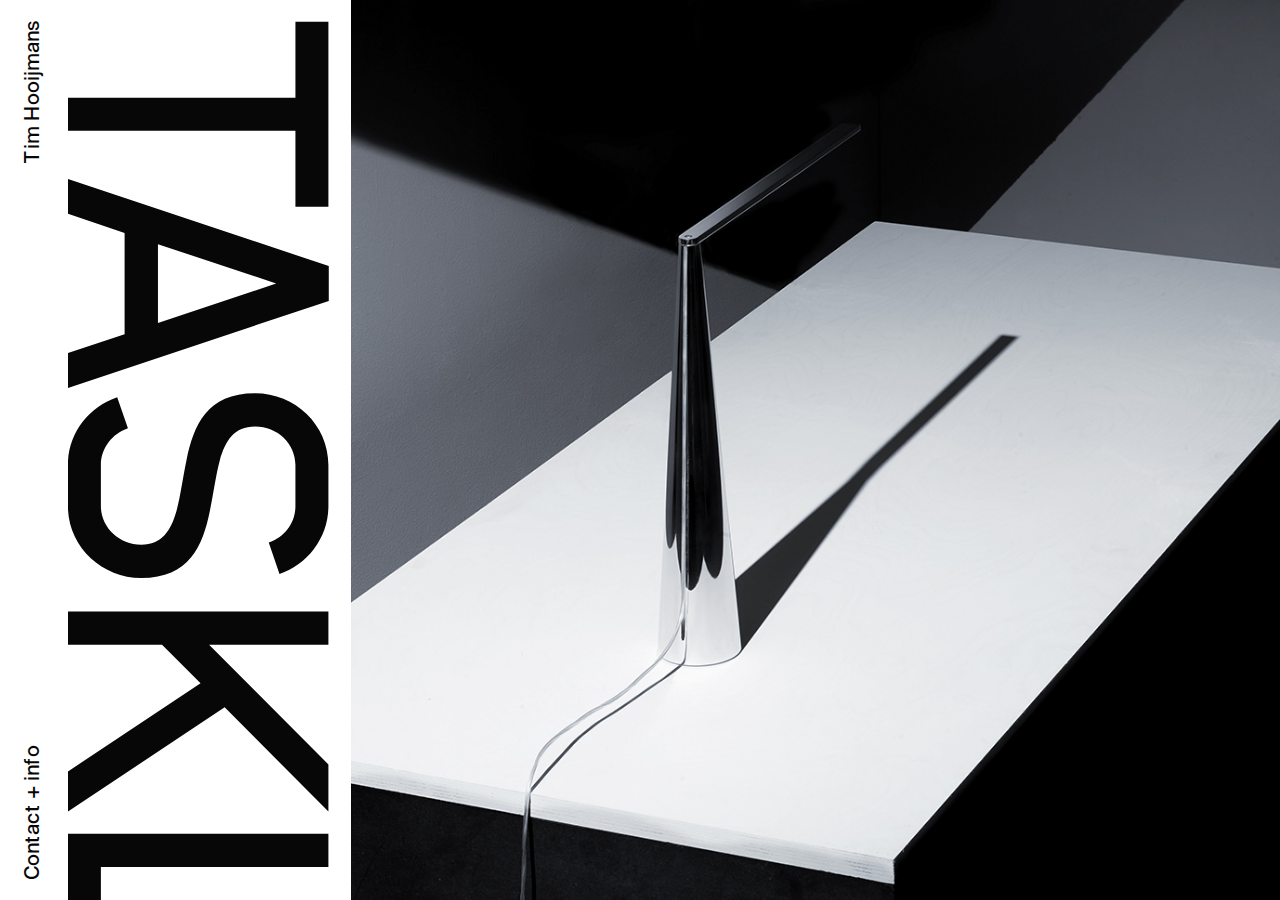
<file: index.html>
<!DOCTYPE html>
<html lang="en">
<head>

  <!-- Open graph tags
  –––––––––––––––––––––––––––––––––––––––––––––––––– -->
  <meta property="og:title" content="Tim Hooijmans" />
  <meta property="og:type" content="website" />
  <meta property="og:url" content="https://timhooijmans.netlify.com" />
  <meta property="og:description" content="I design relentlessly simple objects that celebrate the luxury of less." />
  <meta property="og:image" content="https://timhooijmans.netlify.com/assets/tim.jpg" />

  <!-- Basic Page Needs
  –––––––––––––––––––––––––––––––––––––––––––––––––– -->
  <meta charset="utf-8">
  <title>Tim Hooijmans</title>
  <meta name="Title" content="Tim Hooijmans">
  <meta name="description" content="I design relentlessly simple objects that celebrate the luxury of less.">
  <meta name="author" content="Tim Hooijmans and Kay Hooijmans"> 

  <!-- Mobile Specific Metas
  –––––––––––––––––––––––––––––––––––––––––––––––––– -->
  <meta name="viewport" content="width=device-width, initial-scale=1">
  <meta name="viewport" content="user-scalable=no, width=device-width, initial-scale=1, maximum-scale=1">


  <!-- CSS
  –––––––––––––––––––––––––––––––––––––––––––––––––– --> 
  <link rel="stylesheet" href="css/normalize.css">
  <link rel="stylesheet" href="css/bespoke.css">

  <!-- Javascript
  –––––––––––––––––––––––––––––––––––––––––––––––––– -->
  <script src="javascript/jquery-3.1.1.min.js"></script>
  <script src="javascript/bespoke.js"></script>

  <!-- Favicon
  –––––––––––––––––––––––––––––––––––––––––––––––––– -->
  <link rel="icon" type="image/png" href="favicon.png">

</head>
<body>

  

<!-- Primary Page Layout
-––––––––––––––––––––––––––––––––––––––––––––––––– -->
<div id="images-wrapper">

  <div class="images-cluster">
      <img src="assets/image-tasklight-1.jpg"/>
      <img src="assets/image-tasklight-4.jpg"/>
      <img src="assets/image-tasklight-3.jpg"/>
  </div>

  <div class="images-cluster">
    <img src="assets/tray-wood-1.jpg"/>
    <img src="assets/tray-wood-2.jpg"/>
  </div>

  <div class="images-cluster">
    <img src="assets/altar-wall-2.jpg"/>
    <img src="assets/altar-wall-shine.jpg"/>
  </div>

  <div class="images-cluster">
    <img src="assets/bracelet-packaging.jpg"/>
    <img src="assets/bracelet-detail.jpg"/>
    <img src="assets/bracelet-george.jpg"/>
  </div>

</div>

<div id="titles-wrapper">

    <div class="project-title-wrapper">
      <svg href="#" width="463px" height="71px" viewBox="0 0 463 71" version="1.1" xmlns="http://www.w3.org/2000/svg" xmlns:xlink="http://www.w3.org/1999/xlink">
        <title>TASKLIGHT</title>
        <desc>Created with Sketch.</desc>
        <defs></defs>
        <g id="Page-1" stroke="none" stroke-width="1" fill="none" fill-rule="evenodd">
            <path d="M50.4,9.6 L29.9,9.6 L29.9,71 L21,71 L21,9.6 L0.5,9.6 L0.5,0.7 L50.4,0.7 L50.4,9.6 Z M99.3,71 L89.9,71 L84.8,55.7 L57.5,55.7 L52.3,71 L42.9,71 L66.4,0.6 L75.8,0.6 L99.3,71 Z M81.8,46.7 L71.1,14.8 L60.5,46.7 L81.8,46.7 Z M150.6,51.2 C150.6,62 142,71 131.2,71 L120.1,71 C111.5,71 104.4,65.4 101.8,57.7 L110.2,54.8 C111.7,59.1 115.6,62.1 120.1,62.1 L131.2,62.1 C136.8,62.1 141.6,57.3 141.6,51.2 C141.6,45.6 137.8,43.2 132.5,41.7 C128.4,40.6 123.6,40 118.8,39 C109.4,37.1 100.7,33.5 100.7,20.5 C100.7,9.7 109.2,0.7 120.1,0.7 L131.2,0.7 C139.7,0.7 146.9,6.3 149.5,13.9 L141,16.8 C139.6,12.5 135.7,9.6 131.2,9.6 L120.1,9.6 C114.4,9.6 109.7,14.4 109.7,20.5 C109.7,26.1 113.5,28.5 118.8,30 C122.9,31.1 127.7,31.7 132.5,32.7 C141.9,34.6 150.6,38.2 150.6,51.2 Z M213.6,71 L202.8,71 L179,35.2 L168.6,45.6 L168.6,71 L159.6,71 L159.6,0.7 L168.6,0.7 L168.6,32.9 L200.9,0.7 L213.6,0.7 L185.5,28.7 L213.6,71 Z M269.5,71 L219.6,71 L219.6,0.7 L228.6,0.7 L228.6,62.1 L269.5,62.1 L269.5,71 Z M284.5,71 L275.5,71 L275.5,0.7 L284.5,0.7 L284.5,71 Z M345.4,71 L336.4,71 L336.4,65.2 C332,69 326.3,71 320.4,71 C306.7,71 295.5,59.8 295.5,46.1 L295.5,25.6 C295.5,11.8 306.7,0.7 320.4,0.7 C329.4,0.7 337.6,5.4 342.1,13.2 L334.3,17.6 C331.5,12.7 326.2,9.6 320.4,9.6 C311.6,9.6 304.5,16.8 304.5,25.6 L304.5,46.1 C304.5,54.9 311.6,62.1 320.4,62.1 C329.3,62.1 336.4,54.9 336.4,46.1 L336.4,40.3 L320.4,40.3 L320.4,31.4 L345.4,31.4 L345.4,71 Z M406.8,71 L397.8,71 L397.8,40.3 L365.9,40.3 L365.9,71 L356.9,71 L356.9,0.7 L365.9,0.7 L365.9,31.4 L397.8,31.4 L397.8,0.7 L406.8,0.7 L406.8,71 Z M462.7,9.6 L442.2,9.6 L442.2,71 L433.3,71 L433.3,9.6 L412.8,9.6 L412.8,0.7 L462.7,0.7 L462.7,9.6 Z" id="TASKLIGHT" fill="#070708"></path>
        </g>
    </svg>
   </div>

   <div class="project-title-wrapper">
    <svg width="926px" height="304px" viewBox="0 0 926 304" version="1.1" xmlns="http://www.w3.org/2000/svg" xmlns:xlink="http://www.w3.org/1999/xlink">
      <!-- Generator: Sketch 51.2 (57519) - http://www.bohemiancoding.com/sketch -->
      <title>TRAY</title>
      <desc>Created with Sketch.</desc>
      <defs></defs>
      <g id="Page-1" stroke="none" stroke-width="1" fill="none" fill-rule="evenodd">
          <path d="M215.069,38.79 L126.714,38.79 L126.714,303.424 L88.355,303.424 L88.355,38.79 L0,38.79 L0,0.431 L215.069,0.431 L215.069,38.79 Z M455.582,303.424 L413.344,303.424 L354.297,171.107 L268.959,171.107 L268.959,303.424 L230.169,303.424 L230.169,0.431 L361.624,0.431 C408.603,0.431 445.238,39.221 445.238,85.769 C445.238,119.818 424.981,151.281 393.949,164.642 L455.582,303.424 Z M406.448,85.769 C406.448,60.771 387.484,38.79 361.624,38.79 L268.959,38.79 L268.959,132.748 L361.624,132.748 C387.484,132.748 406.448,110.767 406.448,85.769 Z M696.526,303.424 L656.012,303.424 L634.031,237.481 L516.368,237.481 L493.956,303.424 L453.442,303.424 L554.727,0 L595.241,0 L696.526,303.424 Z M621.101,198.691 L574.984,61.202 L529.298,198.691 L621.101,198.691 Z M925.402,0 L820.669,157.746 L820.669,303.424 L781.879,303.424 L781.879,157.746 L677.146,0 L723.694,0 L801.274,116.801 L878.854,0 L925.402,0 Z" id="TRAY" fill="#070708"></path>
      </g>
  </svg>
   </div>


   <div class="project-title-wrapper">
    <svg width="1475px" height="304px" viewBox="0 0 1475 304" version="1.1" xmlns="http://www.w3.org/2000/svg" xmlns:xlink="http://www.w3.org/1999/xlink">
      <!-- Generator: Sketch 51.2 (57519) - http://www.bohemiancoding.com/sketch -->
      <title>SCALING</title>
      <desc>Created with Sketch.</desc>
      <defs></defs>
      <g id="Page-1" stroke="none" stroke-width="1" fill="none" fill-rule="evenodd">
          <path d="M215.5105,218.6445 C215.5105,265.1925 178.4445,303.9825 131.8965,303.9825 L84.0555,303.9825 C46.9895,303.9825 16.3885,279.8465 5.1825,246.6595 L41.3865,234.1605 C47.8515,252.6935 64.6605,265.6235 84.0555,265.6235 L131.8965,265.6235 C156.0325,265.6235 176.7205,244.9355 176.7205,218.6445 C176.7205,194.5085 160.3425,184.1645 137.4995,177.6995 C119.8285,172.9585 99.1405,170.3725 78.4525,166.0625 C37.9385,157.8735 0.4415,142.3575 0.4415,86.3275 C0.4415,39.7795 37.0765,0.9895 84.0555,0.9895 L131.8965,0.9895 C168.5315,0.9895 199.5635,25.1255 210.7695,57.8815 L174.1345,70.3805 C168.1005,51.8475 151.2915,39.3485 131.8965,39.3485 L84.0555,39.3485 C59.4885,39.3485 39.2315,60.0365 39.2315,86.3275 C39.2315,110.4635 55.6095,120.8075 78.4525,127.2725 C96.1235,132.0135 116.8115,134.5995 137.4995,138.9095 C178.0135,147.0985 215.5105,162.6145 215.5105,218.6445 Z M435.7665,54.8645 L402.1485,73.8285 C389.6495,52.7095 367.2375,39.3485 342.2395,39.3485 C304.3115,39.3485 273.7105,70.3805 273.7105,108.3085 L273.7105,196.6635 C273.7105,234.5915 304.3115,265.6235 342.2395,265.6235 C367.2375,265.6235 389.6495,252.2625 402.1485,231.1435 L435.3355,250.1075 C416.3715,283.7255 381.0295,303.9825 342.2395,303.9825 C283.1925,303.9825 234.9205,255.7105 234.9205,196.6635 L234.9205,108.3085 C234.9205,48.8305 283.1925,0.9895 342.2395,0.9895 C381.0295,0.9895 416.3715,21.2465 435.7665,54.8645 Z M678.8655,303.9825 L638.3515,303.9825 L616.3705,238.0395 L498.7075,238.0395 L476.2955,303.9825 L435.7815,303.9825 L537.0665,0.5585 L577.5805,0.5585 L678.8655,303.9825 Z M603.4405,199.2495 L557.3235,61.7605 L511.6375,199.2495 L603.4405,199.2495 Z M909.0345,303.9825 L693.9655,303.9825 L693.9655,0.9895 L732.7555,0.9895 L732.7555,265.6235 L909.0345,265.6235 L909.0345,303.9825 Z M962.9245,303.9825 L924.1345,303.9825 L924.1345,0.9895 L962.9245,0.9895 L962.9245,303.9825 Z M1223.2635,303.9825 L1187.9215,303.9825 L1046.9845,75.5525 L1046.9845,303.9825 L1008.1945,303.9825 L1008.1945,0.9895 L1043.5365,0.9895 L1184.4735,229.4195 L1184.4735,0.9895 L1223.2635,0.9895 L1223.2635,303.9825 Z M1474.9825,303.9825 L1436.1925,303.9825 L1436.1925,278.9845 C1417.2285,295.3625 1392.6615,303.9825 1367.2325,303.9825 C1308.1855,303.9825 1259.9135,255.7105 1259.9135,196.6635 L1259.9135,108.3085 C1259.9135,48.8305 1308.1855,0.9895 1367.2325,0.9895 C1406.0225,0.9895 1441.3645,21.2465 1460.7595,54.8645 L1427.1415,73.8285 C1415.0735,52.7095 1392.2305,39.3485 1367.2325,39.3485 C1329.3045,39.3485 1298.7035,70.3805 1298.7035,108.3085 L1298.7035,196.6635 C1298.7035,234.5915 1329.3045,265.6235 1367.2325,265.6235 C1405.5915,265.6235 1436.1925,234.5915 1436.1925,196.6635 L1436.1925,171.6655 L1367.2325,171.6655 L1367.2325,133.3065 L1474.9825,133.3065 L1474.9825,303.9825 Z" id="SCALING" fill="#070708"></path>
      </g>
  </svg>
   </div>

   <div class="project-title-wrapper">
    <svg width="460px" height="71px" viewBox="0 0 460 71" version="1.1" xmlns="http://www.w3.org/2000/svg" xmlns:xlink="http://www.w3.org/1999/xlink">
      <title>BRACELET</title>
      <desc>Created with Sketch.</desc>
      <defs></defs>
      <g id="Page-1" stroke="none" stroke-width="1" fill="none" fill-rule="evenodd">
          <path d="M49.9,50.6 C49.9,61.3 41.4,70.4 30.5,70.4 L0,70.4 L0,0 L30.5,0 C41.4,0 49.9,9.1 49.9,19.9 C49.9,25.7 47.3,31.4 42.8,35.2 C47.3,39 49.9,44.7 49.9,50.6 Z M40.9,19.9 C40.9,14.1 36.5,9 30.5,9 L9,9 L9,30.7 L30.5,30.7 C36.5,30.7 40.9,25.7 40.9,19.9 Z M40.9,50.6 C40.9,44.8 36.5,39.7 30.5,39.7 L9,39.7 L9,61.4 L30.5,61.4 C36.5,61.4 40.9,56.4 40.9,50.6 Z M113.533333,70.4 L103.733333,70.4 L90.0333333,39.7 L70.2333333,39.7 L70.2333333,70.4 L61.2333333,70.4 L61.2333333,0.1 L91.7333333,0.1 C102.633333,0.1 111.133333,9.1 111.133333,19.9 C111.133333,27.8 106.433333,35.1 99.2333333,38.2 L113.533333,70.4 Z M102.133333,19.9 C102.133333,14.1 97.7333333,9 91.7333333,9 L70.2333333,9 L70.2333333,30.8 L91.7333333,30.8 C97.7333333,30.8 102.133333,25.7 102.133333,19.9 Z M173.266667,70.4 L163.866667,70.4 L158.766667,55.1 L131.466667,55.1 L126.266667,70.4 L116.866667,70.4 L140.366667,0 L149.766667,0 L173.266667,70.4 Z M155.766667,46.1 L145.066667,14.2 L134.466667,46.1 L155.766667,46.1 Z M223.2,12.6 L215.4,17 C212.5,12.1 207.3,9 201.5,9 C192.7,9 185.6,16.2 185.6,25 L185.6,45.5 C185.6,54.3 192.7,61.5 201.5,61.5 C207.3,61.5 212.5,58.4 215.4,53.5 L223.1,57.9 C218.7,65.7 210.5,70.4 201.5,70.4 C187.8,70.4 176.6,59.2 176.6,45.5 L176.6,25 C176.6,11.2 187.8,0.1 201.5,0.1 C210.5,0.1 218.7,4.8 223.2,12.6 Z M283.933333,70.4 L234.033333,70.4 L234.033333,0.1 L283.933333,0.1 L283.933333,9 L243.033333,9 L243.033333,30.8 L283.933333,30.8 L283.933333,39.7 L243.033333,39.7 L243.033333,61.5 L283.933333,61.5 L283.933333,70.4 Z M346.666667,70.4 L296.766667,70.4 L296.766667,0.1 L305.766667,0.1 L305.766667,61.5 L346.666667,61.5 L346.666667,70.4 Z M403.9,70.4 L354,70.4 L354,0.1 L403.9,0.1 L403.9,9 L363,9 L363,30.8 L403.9,30.8 L403.9,39.7 L363,39.7 L363,61.5 L403.9,61.5 L403.9,70.4 Z M459.633333,9 L439.133333,9 L439.133333,70.4 L430.233333,70.4 L430.233333,9 L409.733333,9 L409.733333,0.1 L459.633333,0.1 L459.633333,9 Z" id="svg-bracelet" fill="#070708"></path>
      </g>
    </svg>
  </div>

</div>

<div id="info-ribbon">
  <span>Tim Hooijmans</span>
  <a href="about.html" title="about">Contact + info</a>
</div>

<!-- End Primary Page Layout
  –––––––––––––––––––––––––––––––––––––––––––––––––– -->

    
</body>
</html>
</file>
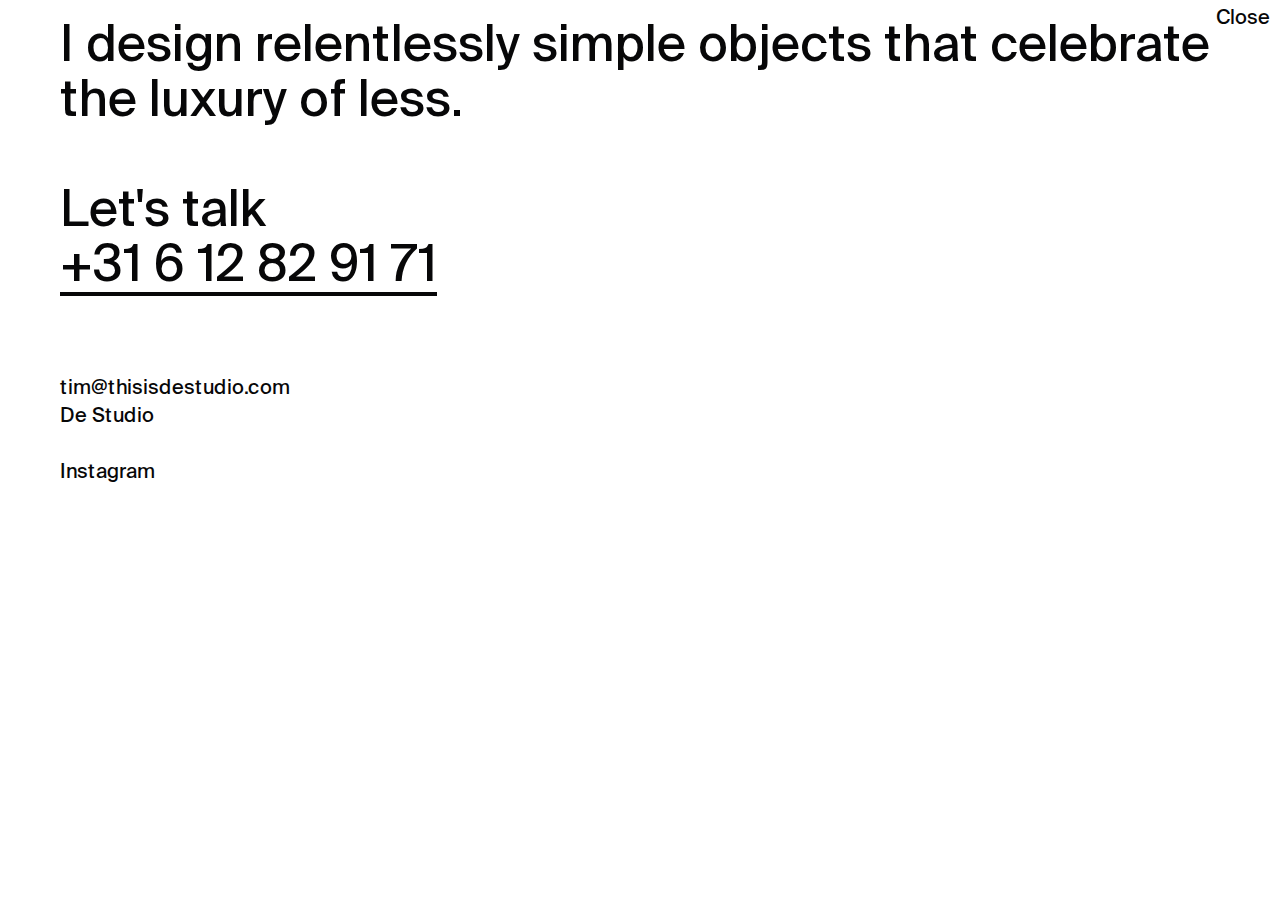
<file: about.html>
<!DOCTYPE html>
<html lang="en">
<head>

  <!-- Open graph tags
  –––––––––––––––––––––––––––––––––––––––––––––––––– -->
  <meta property="og:title" content="about Tim Hooijmans" />
  <meta property="og:type" content="website" />
  <meta property="og:url" content="https://timhooijmans.netlify.com/about.html" />
  <meta property="og:description" content="I design relentlessly simple objects that celebrate the luxury of less." />
  <meta property="og:image" content="https://timhooijmans.netlify.com/assets/tim.jpg" />


  <!-- Basic Page Needs
  –––––––––––––––––––––––––––––––––––––––––––––––––– -->
  <meta charset="utf-8">
  <title>Tim Hooijmans</title>
  <meta name="Title" content="about Tim Hooijmans">
  <meta name="description" content="I design relentlessly simple objects that celebrate the luxury of less.">
  <meta name="author" content="Tim Hooijmans and Kay Hooijmans"> 

  <!-- Mobile Specific Metas
  –––––––––––––––––––––––––––––––––––––––––––––––––– -->
  <meta name="viewport" content="width=device-width, initial-scale=1">

  <!-- CSS
  –––––––––––––––––––––––––––––––––––––––––––––––––– --> 
  <link rel="stylesheet" href="css/normalize.css">
  <link rel="stylesheet" href="css/bespoke.css">

  <!-- Javascript
  –––––––––––––––––––––––––––––––––––––––––––––––––– -->
  <script src="javascript/jquery-3.1.1.min.js"></script>
  <script src="javascript/bespoke.js"></script>
  <script src="javascript/snap.svg-min.js"></script>

  <!-- Favicon
  –––––––––––––––––––––––––––––––––––––––––––––––––– -->
  <link rel="icon" type="image/png" href="favicon.png">

</head>
<body>

<!-- Primary Page Layout
-––––––––––––––––––––––––––––––––––––––––––––––––– -->

<!-- body wrapper start -->
<div id="l-body-wrapper">
 
    <!-- about section start -->
    <section id="l-about-wrapper">

      <a class="close-button" href="index.html">Close</a>

    <p class="big-text">I design relentlessly simple objects that celebrate the luxury of less.
      <br/>
      <br/>
       Let's talk
      <br/>
      <a href="tel:+31612829171">+31 6 12 82 91 71</a>
    </p>

    <div id="about-spacer"></div>

    <a href="mailto:tim@thisisdestudio.com">tim@thisisdestudio.com</a>
    <br/>
    <a target="_blank" href="http://www.thisisdestudio.com">De Studio</a>
    <br/>
    <br/>
    <a target="_blank" href="https://www.instagram.com/timhooijmans/">Instagram</a>
    <br/>
    <!-- <a target="_blank" href="https://www.linkedin.com/timhooijmans/">LinkedIn</a> -->
    
</section>
  <!-- about section end -->

</div><!-- body wrapper end -->

<!-- End Primary Page Layout
  –––––––––––––––––––––––––––––––––––––––––––––––––– -->
</body>
</html>
</file>
<file: css/bespoke.css>
html {
  font-size: 62.5%; }

html {
  height: 100%; }

@font-face {
  font-family: 'nb_grotesksemibold';
  src: url("../fonts/nbgrotesk-semibold-webfont.eot");
  src: url("../fonts/nbgrotesk-semibold-webfont.eot?#iefix") format("embedded-opentype"), url("../fonts/nbgrotesk-semibold-webfont.woff2") format("woff2"), url("../fonts/nbgrotesk-semibold-webfont.woff") format("woff"), url("../fonts/nbgrotesk-semibold-webfont.ttf") format("truetype");
  font-weight: normal;
  font-style: normal; }
@font-face {
  font-family: 'SuisseIntl-Book';
  src: url("../fonts/SuisseIntl-Book.eot");
  src: url("../fonts/SuisseIntl-Book.eot?#iefix") format("embedded-opentype"), url("../fonts/SuisseIntl-Book.woff2") format("woff2"), url("../fonts/SuisseIntl-Book.woff") format("woff"), url("../fonts/SuisseIntl-Book.ttf") format("truetype");
  font-weight: normal;
  font-style: normal; }
*, *:after, *:before {
  -webkit-box-sizing: border-box;
  -moz-box-sizing: border-box;
  box-sizing: border-box; }

body {
  font-family: 'SuisseIntl-Book', sans-serif;
  font-size: 2rem;
  font-weight: normal;
  line-height: 2.8rem;
  color: #070708;
  background: #FFF;
  -webkit-font-smoothing: antialiased;
  background: #FFF;
  overflow-x: hidden;
  overflow-y: hidden; }

video {
  object-fit: fill; }

.fade-in, .pre-load-fade-in {
  opacity: 0;
  transition: opacity 0.2s; }

a:link, a:visited, a:active, a:hover {
  color: #070708;
  text-decoration: none; }

a {
  transition: opacity 0.2s; }

a.close-button {
  position: absolute;
  top: 0.5rem;
  right: 1rem;
  z-index: 50; }

p, h1, h2, h3 {
  font-weight: normal;
  margin: 0;
  padding: 0; }

h1 {
  font-family: 'nb_grotesksemibold';
  text-transform: uppercase; }

p {
  font-size: 2rem;
  line-height: 2.8rem;
  letter-spacing: -0.04rem; }

p.mini-text {
  font-size: 1.4rem;
  line-height: 1.8rem; }

p.big-text {
  font-size: 3.5rem;
  line-height: 4rem;
  letter-spacing: -0.1rem; }
  @media (min-width: 1024px) {
    p.big-text {
      font-size: 5rem;
      line-height: 5.5rem;
      letter-spacing: normal; } }
  p.big-text a {
    border-bottom: 0.4rem solid #070708; }

div#images-wrapper {
  display: -webkit-box;
  /* OLD - iOS 6-, Safari 3.1-6 */
  display: -moz-box;
  /* OLD - Firefox 19- (buggy but mostly works) */
  display: -ms-flexbox;
  /* TWEENER - IE 10 */
  display: -webkit-flex;
  /* NEW - Chrome */
  display: flex;
  position: absolute;
  height: 77.3vh;
  width: 100vw;
  overflow-x: scroll;
  overflow-y: hidden;
  -webkit-overflow-scrolling: touch; }
  @media (min-width: 1024px) {
    div#images-wrapper {
      display: block;
      width: 72.57vw;
      left: 27.43vw;
      height: 100vh;
      overflow-x: hidden;
      overflow-y: scroll; } }
  div#images-wrapper div.images-cluster {
    display: -webkit-box;
    /* OLD - iOS 6-, Safari 3.1-6 */
    display: -moz-box;
    /* OLD - Firefox 19- (buggy but mostly works) */
    display: -ms-flexbox;
    /* TWEENER - IE 10 */
    display: -webkit-flex;
    /* NEW - Chrome */
    display: flex;
    height: 77.3vh; }
    @media (min-width: 1024px) {
      div#images-wrapper div.images-cluster {
        flex-direction: column;
        width: 72.57vw;
        height: auto; } }
    div#images-wrapper div.images-cluster img {
      height: 77.3vh;
      width: auto; }
      @media (min-width: 1024px) {
        div#images-wrapper div.images-cluster img {
          width: 72.57vw;
          height: auto; } }

div#titles-wrapper {
  position: absolute;
  bottom: 4.8rem;
  height: calc(22.7vh - 4.8rem);
  width: 100vw;
  overflow: hidden;
  background: #FFF;
  display: -webkit-box;
  /* OLD - iOS 6-, Safari 3.1-6 */
  display: -moz-box;
  /* OLD - Firefox 19- (buggy but mostly works) */
  display: -ms-flexbox;
  /* TWEENER - IE 10 */
  display: -webkit-flex;
  /* NEW - Chrome */
  display: flex;
  padding: 1rem 0 1rem 0; }
  @media (min-width: 1024px) {
    div#titles-wrapper {
      transform: rotate(90deg);
      transform-origin: 0% 0%;
      top: 0;
      left: calc(27.43vw);
      width: 100vh;
      height: calc(27.43vw - 6.8rem);
      padding: 0; } }
  div#titles-wrapper div.project-title-wrapper {
    padding-left: 1rem;
    padding-right: 1rem;
    position: absolute;
    height: calc(22.7vh - 6.8rem);
    background: #FFF; }
    @media (min-width: 1024px) {
      div#titles-wrapper div.project-title-wrapper {
        height: calc(27.43vw - 6.8rem);
        padding-top: 2rem;
        padding-left: 2rem;
        padding-right: 2rem; } }
    div#titles-wrapper div.project-title-wrapper svg {
      display: block;
      height: 100%;
      width: auto; }

div#info-ribbon {
  height: 4.8rem;
  padding: 1rem;
  position: absolute;
  bottom: 0;
  left: 0;
  width: 100vw; }
  @media (min-width: 1024px) {
    div#info-ribbon {
      transform: rotate(-90deg);
      transform-origin: 0% 100%;
      width: 100vh;
      height: 6.8rem;
      left: 6.8rem;
      padding: 2rem; } }
  @media (min-width: 1024px) {
    div#info-ribbon span {
      float: right; } }
  div#info-ribbon a {
    float: right; }
    @media (min-width: 1024px) {
      div#info-ribbon a {
        float: left; } }

section#l-about-wrapper {
  position: absolute;
  width: 100vw;
  height: 100vh;
  z-index: 30;
  padding: 7rem 1rem 1rem 1rem;
  background: #FFF; }
  @media (min-width: 1024px) {
    section#l-about-wrapper {
      padding: 2rem 2rem 2rem 6rem; } }

div#about-spacer {
  display: block;
  height: 7rem; }
  @media (min-width: 1024px) {
    div#about-spacer {
      height: 8rem; } }

/*# sourceMappingURL=bespoke.css.map */
</file>
